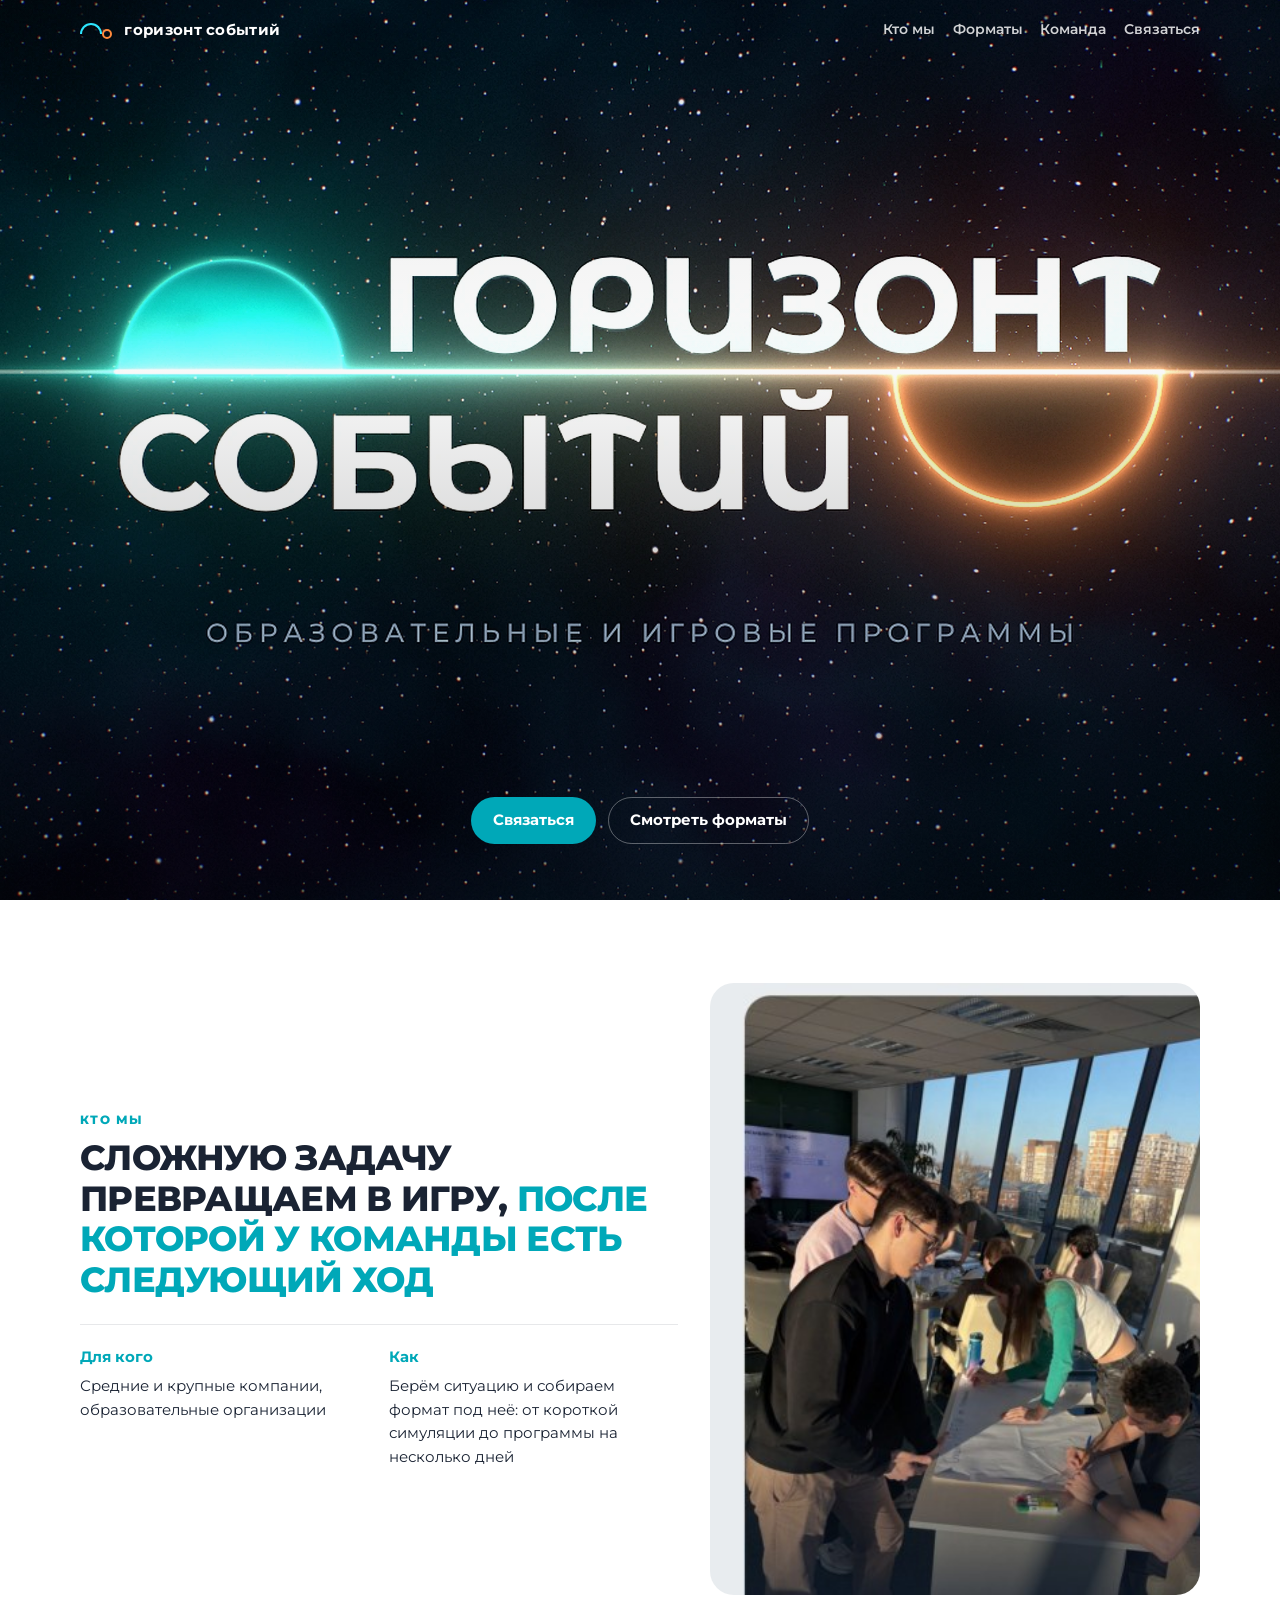
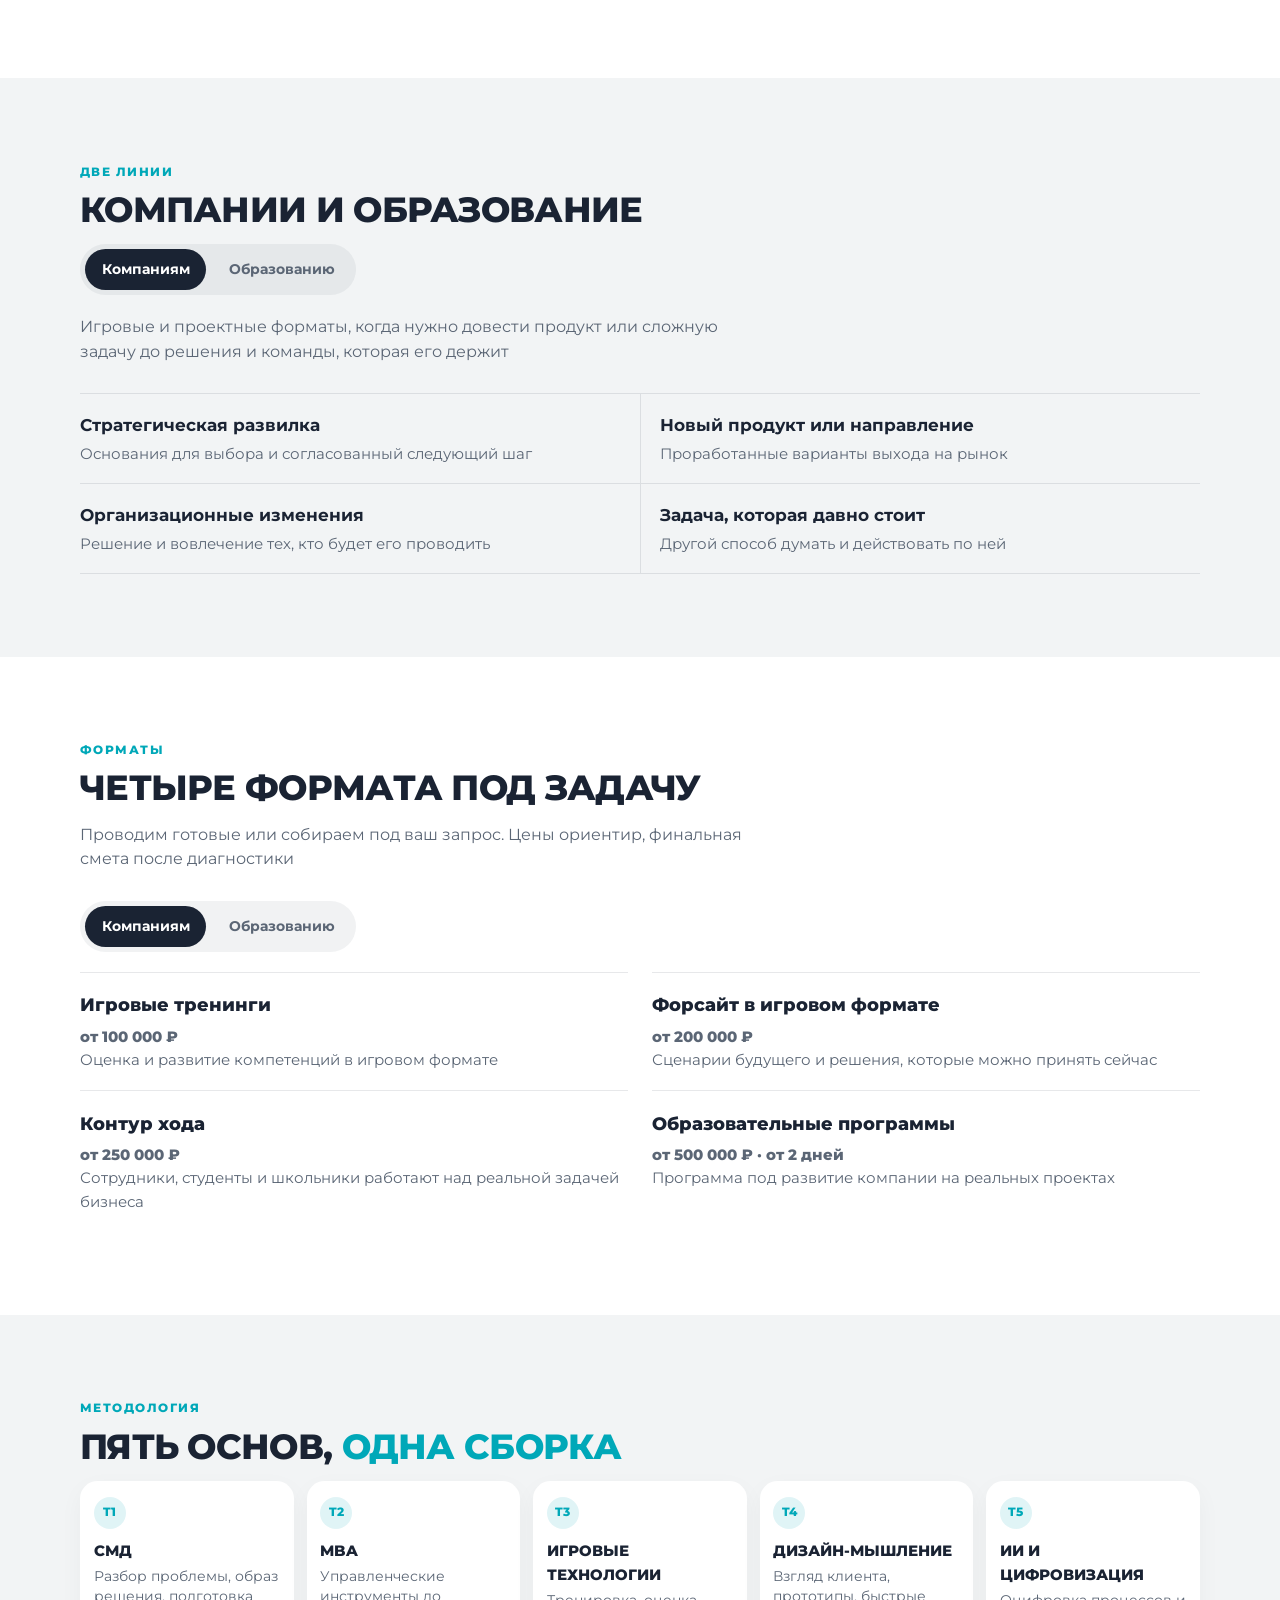
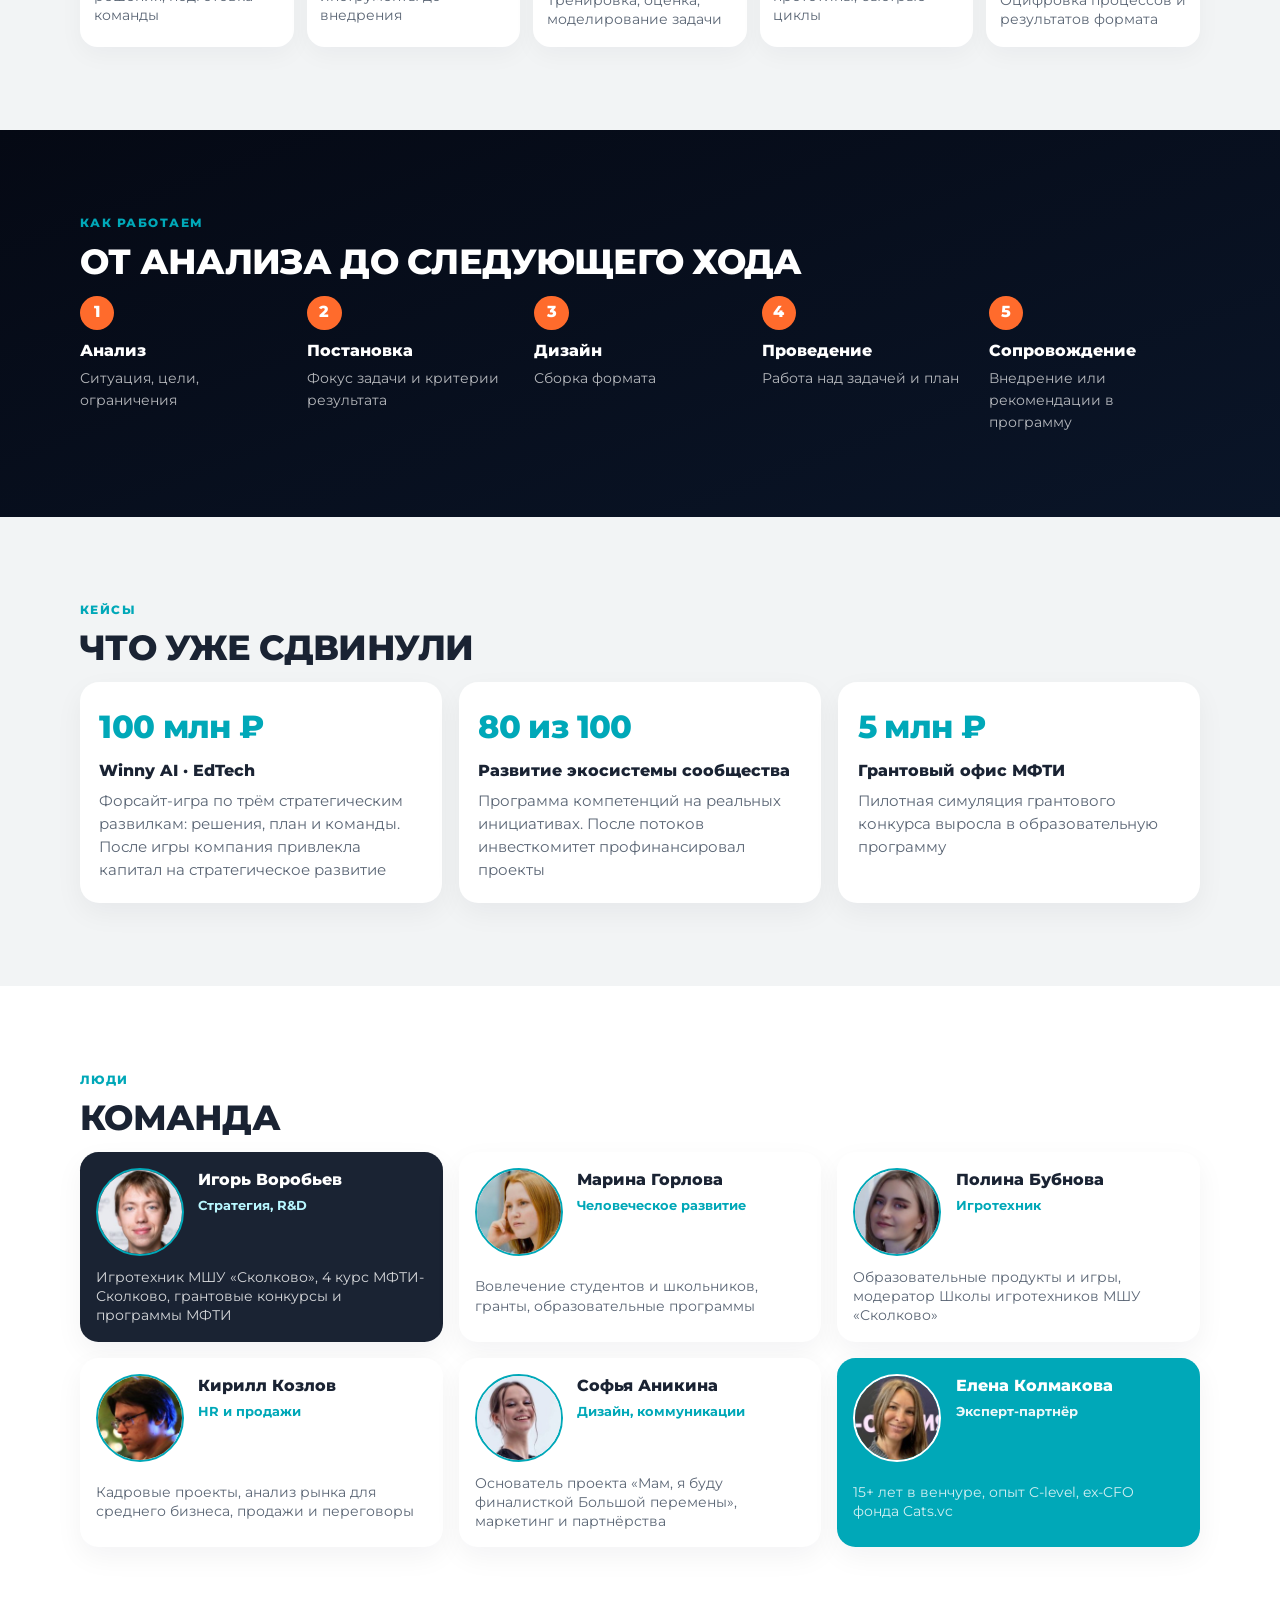
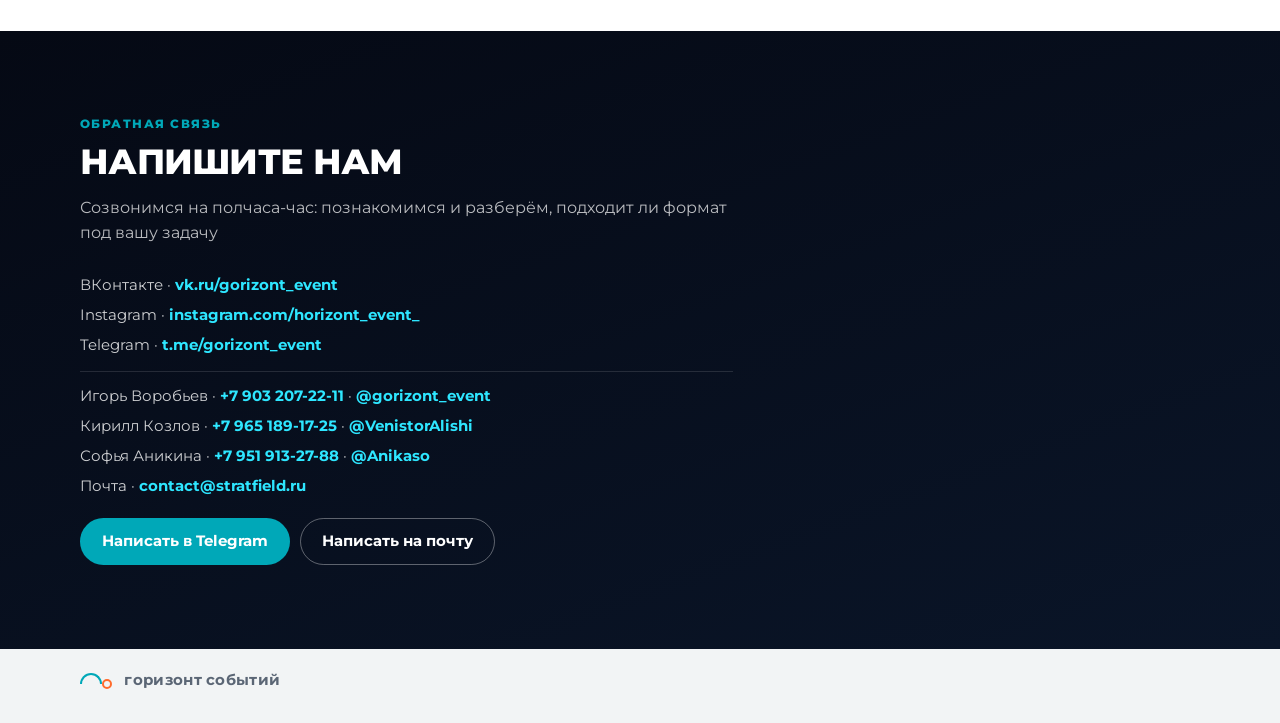
<file: index.html>
<!DOCTYPE html>
<html lang="ru">
<head>
  <meta charset="UTF-8" />
  <meta name="viewport" content="width=device-width, initial-scale=1" />
  <meta name="description" content="Горизонт Событий: игровые, образовательные и проектные форматы вокруг реальных задач бизнеса и образования" />
  <title>Горизонт Событий</title>
  <link rel="preconnect" href="https://fonts.googleapis.com" />
  <link rel="preconnect" href="https://fonts.gstatic.com" crossorigin />
  <link href="https://fonts.googleapis.com/css2?family=Montserrat:wght@500;600;700;800&display=swap" rel="stylesheet" />
  <link rel="stylesheet" href="css/site.css" />
</head>
<body>
  <a class="skip" href="#main">К содержанию</a>

  <header class="hero" id="top">
    <nav class="topnav" aria-label="Главная">
      <a class="logo" href="#top"><span class="logo__mark" aria-hidden="true"></span>горизонт событий</a>
      <div class="topnav__links">
        <a href="#who">Кто мы</a>
        <a href="#formats">Форматы</a>
        <a href="#team">Команда</a>
        <a href="#contact">Связаться</a>
      </div>
    </nav>

    <div class="hero__inner">
      <h1 class="visually-hidden">Горизонт Событий: образовательные и игровые программы</h1>
      <div class="hero__cta">
        <a class="btn btn--teal" href="#contact">Связаться</a>
        <a class="btn btn--ghost" href="#formats">Смотреть форматы</a>
      </div>
    </div>
  </header>

  <main id="main">
    <section class="section section--paper" id="who">
      <div class="wrap who reveal">
        <div>
          <p class="section__kicker">Кто мы</p>
          <h2>Сложную задачу превращаем в игру, <span class="accent">после которой у команды есть следующий ход</span></h2>
          <div class="who__meta">
            <div>
              <h3>Для кого</h3>
              <p>Средние и крупные компании, образовательные организации</p>
            </div>
            <div>
              <h3>Как</h3>
              <p>Берём ситуацию и собираем формат под неё: от короткой симуляции до программы на несколько дней</p>
            </div>
          </div>
        </div>
        <div class="who__photo">
          <img src="assets/who-workshop.jpg" alt="Команда за работой над задачей" width="720" height="900" />
        </div>
      </div>
    </section>

    <section class="section section--mist" id="audience">
      <div class="wrap reveal">
        <p class="section__kicker">Две линии</p>
        <h2>Компании и образование</h2>
        <div class="tabs" role="tablist" aria-label="Аудитория" data-tabs>
          <button type="button" role="tab" id="tab-biz" aria-controls="panel-biz" aria-selected="true">Компаниям</button>
          <button type="button" role="tab" id="tab-edu" aria-controls="panel-edu" aria-selected="false">Образованию</button>
        </div>
        <div class="panel" id="panel-biz" role="tabpanel" aria-labelledby="tab-biz">
          <p class="section__lede">Игровые и проектные форматы, когда нужно довести продукт или сложную задачу до решения и команды, которая его держит</p>
          <ul class="situations">
            <li><strong>Стратегическая развилка</strong><span>Основания для выбора и согласованный следующий шаг</span></li>
            <li><strong>Новый продукт или направление</strong><span>Проработанные варианты выхода на рынок</span></li>
            <li><strong>Организационные изменения</strong><span>Решение и вовлечение тех, кто будет его проводить</span></li>
            <li><strong>Задача, которая давно стоит</strong><span>Другой способ думать и действовать по ней</span></li>
          </ul>
        </div>
        <div class="panel" id="panel-edu" role="tabpanel" aria-labelledby="tab-edu" hidden>
          <p class="section__lede">Игровые и образовательные форматы для оценки компетенций и достройки управленческого обучения до действия</p>
          <ul class="situations">
            <li><strong>Нужен уровень участников не по анкете</strong><span>Компетенции видны в действии</span></li>
            <li><strong>Теория есть, поведения нет</strong><span>Обучение доходит до управленческого хода</span></li>
            <li><strong>Проекты слабо доходят до гранта или инвесткомитета</strong><span>Выше качество проработки</span></li>
            <li><strong>Нужен пилот перед полной программой</strong><span>Короткая симуляция с данными для доработки</span></li>
          </ul>
        </div>
      </div>
    </section>

    <section class="section section--paper" id="formats">
      <div class="wrap reveal">
        <p class="section__kicker">Форматы</p>
        <h2>Четыре формата под задачу</h2>
        <p class="section__lede">Проводим готовые или собираем под ваш запрос. Цены ориентир, финальная смета после диагностики</p>
        <div class="tabs" role="tablist" aria-label="Форматы" data-tabs>
          <button type="button" role="tab" id="ftab-biz" aria-controls="fpanel-biz" aria-selected="true">Компаниям</button>
          <button type="button" role="tab" id="ftab-edu" aria-controls="fpanel-edu" aria-selected="false">Образованию</button>
        </div>
        <div class="panel" id="fpanel-biz" role="tabpanel" aria-labelledby="ftab-biz">
          <div class="products">
            <article class="product"><h3>Игровые тренинги</h3><p class="product__price">от 100 000 ₽</p><p>Оценка и развитие компетенций в игровом формате</p></article>
            <article class="product"><h3>Форсайт в игровом формате</h3><p class="product__price">от 200 000 ₽</p><p>Сценарии будущего и решения, которые можно принять сейчас</p></article>
            <article class="product"><h3>Контур хода</h3><p class="product__price">от 250 000 ₽</p><p>Сотрудники, студенты и школьники работают над реальной задачей бизнеса</p></article>
            <article class="product"><h3>Образовательные программы</h3><p class="product__price">от 500 000 ₽ · от 2 дней</p><p>Программа под развитие компании на реальных проектах</p></article>
          </div>
        </div>
        <div class="panel" id="fpanel-edu" role="tabpanel" aria-labelledby="ftab-edu" hidden>
          <div class="products">
            <article class="product"><h3>Симуляции для оценки</h3><p class="product__price">2 500 ₽ / участник</p><p>Лидерские и управленческие качества в неопределённости</p></article>
            <article class="product"><h3>Игры и кейс-чемпионаты</h3><p class="product__price">от 150 000 ₽</p><p>Оценка и тренировка компетенций на кейсе программы</p></article>
            <article class="product"><h3>Образовательные и акселерационные модули</h3><p class="product__price">от 500 000 ₽ · от 2 дней</p><p>Игры, лекции и практика на проектах участников</p></article>
            <article class="product"><h3>Форсайт</h3><p class="product__price">от 250 000 ₽</p><p>Когда программе нужен взгляд в будущее направления</p></article>
          </div>
        </div>
      </div>
    </section>

    <section class="section section--mist" id="method">
      <div class="wrap reveal">
        <p class="section__kicker">Методология</p>
        <h2>Пять основ, <span class="accent">одна сборка</span></h2>
        <div class="tech">
          <article class="tech__item"><span class="tech__n">T1</span><h3>СМД</h3><p>Разбор проблемы, образ решения, подготовка команды</p></article>
          <article class="tech__item"><span class="tech__n">T2</span><h3>MBA</h3><p>Управленческие инструменты до внедрения</p></article>
          <article class="tech__item"><span class="tech__n">T3</span><h3>Игровые технологии</h3><p>Тренировка, оценка, моделирование задачи</p></article>
          <article class="tech__item"><span class="tech__n">T4</span><h3>Дизайн-мышление</h3><p>Взгляд клиента, прототипы, быстрые циклы</p></article>
          <article class="tech__item"><span class="tech__n">T5</span><h3>ИИ и цифровизация</h3><p>Оцифровка процессов и результатов формата</p></article>
        </div>
      </div>
    </section>

    <section class="section section--ink" id="process">
      <div class="wrap reveal">
        <p class="section__kicker">Как работаем</p>
        <h2>От анализа до следующего хода</h2>
        <ol class="steps">
          <li><span class="steps__n">1</span><h3>Анализ</h3><p>Ситуация, цели, ограничения</p></li>
          <li><span class="steps__n">2</span><h3>Постановка</h3><p>Фокус задачи и критерии результата</p></li>
          <li><span class="steps__n">3</span><h3>Дизайн</h3><p>Сборка формата</p></li>
          <li><span class="steps__n">4</span><h3>Проведение</h3><p>Работа над задачей и план</p></li>
          <li><span class="steps__n">5</span><h3>Сопровождение</h3><p>Внедрение или рекомендации в программу</p></li>
        </ol>
      </div>
    </section>

    <section class="section section--mist" id="cases">
      <div class="wrap reveal">
        <p class="section__kicker">Кейсы</p>
        <h2>Что уже сдвинули</h2>
        <div class="cases">
          <article class="case">
            <p class="case__metric">100 млн ₽</p>
            <p class="case__who">Winny AI · EdTech</p>
            <p>Форсайт-игра по трём стратегическим развилкам: решения, план и команды. После игры компания привлекла капитал на стратегическое развитие</p>
          </article>
          <article class="case">
            <p class="case__metric">80 из 100</p>
            <p class="case__who">Развитие экосистемы сообщества</p>
            <p>Программа компетенций на реальных инициативах. После потоков инвесткомитет профинансировал проекты</p>
          </article>
          <article class="case">
            <p class="case__metric">5 млн ₽</p>
            <p class="case__who">Грантовый офис МФТИ</p>
            <p>Пилотная симуляция грантового конкурса выросла в образовательную программу</p>
          </article>
        </div>
      </div>
    </section>

    <section class="section section--paper" id="team">
      <div class="wrap reveal">
        <p class="section__kicker">Люди</p>
        <h2>Команда</h2>
        <div class="team">
          <article class="person person--ink">
            <img class="person__photo" src="assets/team/igor.jpg" alt="Игорь Воробьев" width="160" height="160" />
            <div>
              <h3 class="person__name">Игорь Воробьев</h3>
              <p class="person__role">Стратегия, R&amp;D</p>
            </div>
            <p class="person__bio">Игротехник МШУ «Сколково», 4 курс МФТИ-Сколково, грантовые конкурсы и программы МФТИ</p>
          </article>
          <article class="person">
            <img class="person__photo" src="assets/team/marina.jpg" alt="Марина Горлова" width="160" height="160" />
            <div>
              <h3 class="person__name">Марина Горлова</h3>
              <p class="person__role">Человеческое развитие</p>
            </div>
            <p class="person__bio">Вовлечение студентов и школьников, гранты, образовательные программы</p>
          </article>
          <article class="person">
            <img class="person__photo" src="assets/team/polina.jpg" alt="Полина Бубнова" width="160" height="160" />
            <div>
              <h3 class="person__name">Полина Бубнова</h3>
              <p class="person__role">Игротехник</p>
            </div>
            <p class="person__bio">Образовательные продукты и игры, модератор Школы игротехников МШУ «Сколково»</p>
          </article>
          <article class="person">
            <img class="person__photo" src="assets/team/kirill.jpg" alt="Кирилл Козлов" width="160" height="160" />
            <div>
              <h3 class="person__name">Кирилл Козлов</h3>
              <p class="person__role">HR и продажи</p>
            </div>
            <p class="person__bio">Кадровые проекты, анализ рынка для среднего бизнеса, продажи и переговоры</p>
          </article>
          <article class="person">
            <img class="person__photo" src="assets/team/sofia.jpg" alt="Софья Аникина" width="160" height="160" />
            <div>
              <h3 class="person__name">Софья Аникина</h3>
              <p class="person__role">Дизайн, коммуникации</p>
            </div>
            <p class="person__bio">Основатель проекта «Мам, я буду финалисткой Большой перемены», маркетинг и партнёрства</p>
          </article>
          <article class="person person--teal">
            <img class="person__photo" src="assets/team/elena.jpg" alt="Елена Колмакова" width="160" height="160" />
            <div>
              <h3 class="person__name">Елена Колмакова</h3>
              <p class="person__role">Эксперт-партнёр</p>
            </div>
            <p class="person__bio">15+ лет в венчуре, опыт C-level, ex-CFO фонда Cats.vc</p>
          </article>
        </div>
      </div>
    </section>

    <section class="section section--ink" id="contact">
      <div class="wrap cta reveal">
        <div>
          <p class="section__kicker">Обратная связь</p>
          <h2>Напишите нам</h2>
          <p class="section__lede">Созвонимся на полчаса-час: познакомимся и разберём, подходит ли формат под вашу задачу</p>
          <ul class="contacts contacts--social" aria-label="Соцсети">
            <li>ВКонтакте · <a href="https://vk.ru/gorizont_event" target="_blank" rel="noopener noreferrer">vk.ru/gorizont_event</a></li>
            <li>Instagram · <a href="https://www.instagram.com/horizont_event_/" target="_blank" rel="noopener noreferrer">instagram.com/horizont_event_</a></li>
            <li>Telegram · <a href="https://t.me/gorizont_event" target="_blank" rel="noopener noreferrer">t.me/gorizont_event</a></li>
          </ul>
          <ul class="contacts">
            <li>Игорь Воробьев · <a href="tel:+79032072211">+7 903 207-22-11</a> · <a href="https://t.me/gorizont_event" target="_blank" rel="noopener noreferrer">@gorizont_event</a></li>
            <li>Кирилл Козлов · <a href="tel:+79651891725">+7 965 189-17-25</a> · <a href="https://t.me/VenistorAlishi" target="_blank" rel="noopener noreferrer">@VenistorAlishi</a></li>
            <li>Софья Аникина · <a href="tel:+79519132788">+7 951 913-27-88</a> · <a href="https://t.me/Anikaso" target="_blank" rel="noopener noreferrer">@Anikaso</a></li>
            <li>Почта · <a href="mailto:contact@stratfield.ru">contact@stratfield.ru</a></li>
          </ul>
          <div class="cta__actions" style="margin-top:1.25rem">
            <a class="btn btn--teal" href="https://t.me/gorizont_event" target="_blank" rel="noopener noreferrer">Написать в Telegram</a>
            <a class="btn btn--ghost" href="mailto:contact@stratfield.ru?subject=%D0%93%D0%BE%D1%80%D0%B8%D0%B7%D0%BE%D0%BD%D1%82%20%D0%A1%D0%BE%D0%B1%D1%8B%D1%82%D0%B8%D0%B9">Написать на почту</a>
          </div>
        </div>
      </div>
    </section>
  </main>

  <footer class="footer">
    <div class="wrap">
      <a class="logo" href="#top"><span class="logo__mark" aria-hidden="true"></span>горизонт событий</a>
    </div>
  </footer>

  <script src="js/site.js" defer></script>
</body>
</html>
</file>
<file: css/site.css>
:root {
  --ink: #0a1528;
  --ink-deep: #050914;
  --navy: #1a2333;
  --teal: #00a8b8;
  --teal-deep: #008fa0;
  --orange: #ff6b2c;
  --paper: #ffffff;
  --mist: #f2f4f5;
  --muted: #5b6675;
  --line: rgba(26, 35, 51, 0.1);
  --ease: cubic-bezier(0.22, 1, 0.36, 1);
  --font: "Montserrat", "Manrope", system-ui, sans-serif;
}

*,
*::before,
*::after { box-sizing: border-box; }

html { scroll-behavior: smooth; }

body {
  margin: 0;
  color: var(--navy);
  background: var(--mist);
  font-family: var(--font);
  font-size: 1rem;
  line-height: 1.55;
  -webkit-font-smoothing: antialiased;
}

img { max-width: 100%; display: block; }
a { color: inherit; }

.skip {
  position: absolute;
  left: -999px;
  top: 0;
  z-index: 20;
  background: var(--teal);
  color: #fff;
  padding: 0.5rem 1rem;
}
.skip:focus { left: 0.75rem; top: 0.75rem; }

.wrap {
  width: min(1120px, calc(100% - 2.5rem));
  margin-inline: auto;
}

/* Logo mark */
.logo {
  display: inline-flex;
  align-items: center;
  gap: 0.65rem;
  text-decoration: none;
  color: inherit;
  font-weight: 700;
  letter-spacing: 0.02em;
  text-transform: lowercase;
  font-size: 0.95rem;
}
.logo__mark {
  position: relative;
  width: 34px;
  height: 18px;
  flex: 0 0 auto;
}
.logo__mark::before {
  content: "";
  position: absolute;
  left: 0;
  top: 2px;
  width: 22px;
  height: 11px;
  border: 2.5px solid var(--teal);
  border-bottom: 0;
  border-radius: 14px 14px 0 0;
}
.logo__mark::after {
  content: "";
  position: absolute;
  right: 2px;
  bottom: 0;
  width: 10px;
  height: 10px;
  border: 2.5px solid var(--orange);
  border-radius: 50%;
  background: transparent;
}

/* Nav */
.topnav {
  position: absolute;
  inset: 0 0 auto;
  z-index: 5;
  display: flex;
  align-items: center;
  justify-content: space-between;
  gap: 1rem;
  width: min(1120px, calc(100% - 2.5rem));
  margin: 1.15rem auto 0;
  color: #fff;
}
.topnav .logo__mark::before { border-color: #2ee6ff; }
.topnav .logo__mark::after { border-color: #ff8a3d; }
.topnav__links {
  display: flex;
  flex-wrap: wrap;
  gap: 0.35rem 1.1rem;
}
.topnav__links a {
  text-decoration: none;
  color: rgba(255,255,255,0.82);
  font-size: 0.88rem;
  font-weight: 600;
}
.topnav__links a:hover { color: #2ee6ff; }

.visually-hidden {
  position: absolute;
  width: 1px;
  height: 1px;
  padding: 0;
  margin: -1px;
  overflow: hidden;
  clip: rect(0, 0, 0, 0);
  white-space: nowrap;
  border: 0;
}

/* Hero */
.hero {
  position: relative;
  min-height: min(100vh, 980px);
  display: grid;
  align-items: end;
  overflow: hidden;
  color: #fff;
  background-color: #05070a;
  background-image: url("../assets/brand-poster.webp");
  background-position: center center;
  background-size: cover;
  background-repeat: no-repeat;
}
.hero::before {
  content: "";
  position: absolute;
  inset: 0;
  background: linear-gradient(180deg, rgba(5, 7, 10, 0.1) 0%, rgba(5, 7, 10, 0.02) 40%, rgba(5, 7, 10, 0.4) 100%);
  pointer-events: none;
}

.hero__inner {
  position: relative;
  z-index: 1;
  padding: 6.5rem 0 3.5rem;
  width: min(1120px, calc(100% - 2.5rem));
  margin-inline: auto;
  text-align: center;
  display: grid;
  justify-items: center;
}
.hero__cta {
  display: flex;
  justify-content: center;
  flex-wrap: wrap;
  gap: 0.75rem;
  animation: rise 0.9s var(--ease) both;
}

@keyframes rise {
  from { opacity: 0; transform: translateY(18px); }
  to { opacity: 1; transform: none; }
}

.btn {
  display: inline-flex;
  align-items: center;
  justify-content: center;
  min-height: 2.85rem;
  padding: 0.7rem 1.3rem;
  border-radius: 999px;
  border: 1px solid transparent;
  text-decoration: none;
  font-weight: 700;
  font-size: 0.92rem;
  cursor: pointer;
  transition: transform 0.25s var(--ease), background 0.25s var(--ease), border-color 0.25s var(--ease);
}
.btn:hover { transform: translateY(-1px); }
.btn--teal {
  background: var(--teal);
  color: #fff;
}
.btn--teal:hover { background: var(--teal-deep); }
.btn--ghost {
  background: transparent;
  color: #fff;
  border-color: rgba(255,255,255,0.35);
}
.btn--ghost:hover {
  border-color: #2ee6ff;
  color: #2ee6ff;
}
.btn--orange {
  background: var(--orange);
  color: #fff;
}
.btn--dark {
  background: var(--navy);
  color: #fff;
}

/* Sections */
.section { padding: clamp(3.4rem, 7vw, 5.2rem) 0; }
.section--mist { background: var(--mist); }
.section--paper { background: var(--paper); }
.section--ink {
  background: linear-gradient(160deg, var(--ink-deep), var(--ink));
  color: #fff;
}

.section__kicker {
  margin: 0 0 0.55rem;
  color: var(--teal);
  font-size: 0.78rem;
  font-weight: 800;
  letter-spacing: 0.12em;
  text-transform: uppercase;
}
.section h2 {
  margin: 0 0 0.85rem;
  font-size: clamp(1.55rem, 3.2vw, 2.2rem);
  font-weight: 800;
  letter-spacing: -0.02em;
  text-transform: uppercase;
  line-height: 1.15;
}
.section h2 .accent { color: var(--teal); }
.section__lede {
  margin: 0 0 1.8rem;
  max-width: 42rem;
  color: var(--muted);
}
.section--ink .section__lede { color: rgba(255,255,255,0.72); }

.reveal {
  opacity: 0;
  transform: translateY(20px);
  transition: opacity 0.7s var(--ease), transform 0.7s var(--ease);
}
.reveal.is-in { opacity: 1; transform: none; }

/* Split who */
.who {
  display: grid;
  grid-template-columns: 1.1fr 0.9fr;
  gap: 2rem;
  align-items: center;
}
.who__photo {
  border-radius: 1.5rem;
  overflow: hidden;
  aspect-ratio: 4 / 5;
  background: #d9dee3;
}
.who__photo img {
  width: 100%;
  height: 100%;
  object-fit: cover;
}
.who__meta {
  display: grid;
  grid-template-columns: 1fr 1fr;
  gap: 1.25rem;
  margin-top: 1.5rem;
  padding-top: 1.25rem;
  border-top: 1px solid var(--line);
}
.who__meta h3 {
  margin: 0 0 0.35rem;
  color: var(--teal);
  font-size: 0.95rem;
  text-transform: none;
  letter-spacing: 0;
}
.who__meta p {
  margin: 0;
  color: var(--navy);
  font-size: 0.95rem;
}

/* Audience tabs */
.tabs {
  display: inline-flex;
  gap: 0.35rem;
  padding: 0.3rem;
  border-radius: 999px;
  background: rgba(26,35,51,0.06);
  margin-bottom: 1.25rem;
}
.tabs button {
  border: 0;
  background: transparent;
  color: var(--muted);
  font: inherit;
  font-weight: 700;
  font-size: 0.9rem;
  padding: 0.6rem 1.05rem;
  border-radius: 999px;
  cursor: pointer;
}
.tabs button[aria-selected="true"] {
  background: var(--navy);
  color: #fff;
}
.panel[hidden] { display: none; }

.situations {
  list-style: none;
  margin: 0;
  padding: 0;
  display: grid;
  grid-template-columns: 1fr 1fr;
  gap: 0;
  border-top: 1px solid var(--line);
}
.situations li {
  padding: 1.1rem 1rem 1.1rem 0;
  border-bottom: 1px solid var(--line);
  display: grid;
  gap: 0.3rem;
}
.situations li:nth-child(even) {
  padding-left: 1.2rem;
  border-left: 1px solid var(--line);
}
.situations strong { font-size: 1.05rem; }
.situations span { color: var(--muted); font-size: 0.92rem; }

/* Products */
.products {
  display: grid;
  grid-template-columns: 1fr 1fr;
  gap: 0 1.5rem;
}
.product {
  padding: 1.15rem 0;
  border-top: 1px solid var(--line);
}
.product h3 {
  margin: 0 0 0.3rem;
  font-size: 1.15rem;
  font-weight: 800;
}
.product__price {
  margin: 0 0 0.35rem;
  color: var(--teal);
  font-weight: 800;
}
.product p { margin: 0; color: var(--muted); font-size: 0.95rem; }
.note { margin: 1rem 0 0; color: var(--muted); font-size: 0.86rem; }

/* Tech */
.tech {
  display: grid;
  grid-template-columns: repeat(5, minmax(0, 1fr));
  gap: 0.8rem;
}
.tech__item {
  background: var(--paper);
  border-radius: 1.1rem;
  padding: 1rem 0.85rem 1.1rem;
  box-shadow: 0 8px 24px rgba(10, 21, 40, 0.04);
}
.tech__n {
  display: inline-grid;
  place-items: center;
  width: 2rem;
  height: 2rem;
  margin-bottom: 0.65rem;
  border-radius: 50%;
  background: rgba(0,168,184,0.12);
  color: var(--teal);
  font-size: 0.75rem;
  font-weight: 800;
}
.tech__item h3 {
  margin: 0 0 0.3rem;
  font-size: 0.95rem;
  font-weight: 800;
  text-transform: uppercase;
}
.tech__item p {
  margin: 0;
  color: var(--muted);
  font-size: 0.86rem;
  line-height: 1.4;
}

/* Steps */
.steps {
  list-style: none;
  margin: 0;
  padding: 0;
  display: grid;
  grid-template-columns: repeat(5, minmax(0, 1fr));
  gap: 1rem;
}
.steps__n {
  display: inline-grid;
  place-items: center;
  width: 2.15rem;
  height: 2.15rem;
  margin-bottom: 0.55rem;
  border-radius: 50%;
  background: var(--orange);
  color: #fff;
  font-weight: 800;
}
.steps h3 { margin: 0 0 0.3rem; font-size: 1rem; font-weight: 800; }
.steps p { margin: 0; color: rgba(255,255,255,0.7); font-size: 0.88rem; }

/* Cases */
.cases {
  display: grid;
  grid-template-columns: repeat(3, minmax(0, 1fr));
  gap: 1.1rem;
}
.case {
  background: var(--paper);
  border-radius: 1.2rem;
  padding: 1.25rem 1.2rem 1.35rem;
  box-shadow: 0 10px 28px rgba(10, 21, 40, 0.05);
}
.case__metric {
  margin: 0 0 0.45rem;
  color: var(--teal);
  font-size: clamp(1.5rem, 2.8vw, 2rem);
  font-weight: 800;
  letter-spacing: -0.02em;
}
.case__who { margin: 0 0 0.4rem; font-weight: 800; }
.case p:last-child { margin: 0; color: var(--muted); font-size: 0.92rem; }

/* Team */
.team {
  display: grid;
  grid-template-columns: repeat(3, minmax(0, 1fr));
  gap: 1rem;
}
.person {
  display: grid;
  grid-template-columns: auto 1fr;
  gap: 0.75rem 0.9rem;
  align-items: start;
  background: var(--paper);
  border-radius: 1.15rem;
  padding: 1rem;
  box-shadow: 0 10px 28px rgba(10, 21, 40, 0.05);
  min-height: 100%;
}
.person--ink {
  background: var(--navy);
  color: #fff;
}
.person--teal {
  background: var(--teal);
  color: #fff;
}
.person__photo {
  width: 88px;
  height: 88px;
  border-radius: 50%;
  object-fit: cover;
  object-position: center center;
  border: 2.5px solid var(--teal);
  background: #d7dde3;
  filter: none;
}
.person--teal .person__photo { border-color: #fff; }
.person--ink .person__photo { border-color: var(--teal); }
.person__name {
  margin: 0;
  font-size: 1rem;
  font-weight: 800;
}
.person__role {
  margin: 0.15rem 0 0;
  color: var(--teal);
  font-size: 0.82rem;
  font-weight: 700;
}
.person--ink .person__role,
.person--teal .person__role { color: #b8f7ff; }
.person--teal .person__role { color: rgba(255,255,255,0.92); }
.person__bio {
  grid-column: 1 / -1;
  margin: 0;
  color: var(--muted);
  font-size: 0.86rem;
  line-height: 1.4;
}
.person--ink .person__bio,
.person--teal .person__bio { color: rgba(255,255,255,0.82); }

/* CTA band */
.cta {
  display: grid;
  grid-template-columns: 1.2fr 0.8fr;
  gap: 2rem;
  align-items: center;
}
.socials {
  display: flex;
  flex-wrap: wrap;
  gap: 0.55rem;
  margin: 1.1rem 0 1.25rem;
}
.social {
  display: inline-flex;
  align-items: center;
  justify-content: center;
  min-height: 2.45rem;
  padding: 0.4rem 0.95rem;
  border-radius: 999px;
  border: 1px solid rgba(255,255,255,0.28);
  text-decoration: none;
  color: #fff;
  font-size: 0.86rem;
  font-weight: 700;
}
.social:hover {
  border-color: #2ee6ff;
  color: #2ee6ff;
}
.contacts {
  list-style: none;
  margin: 0;
  padding: 0;
  display: grid;
  gap: 0.45rem;
  color: rgba(255,255,255,0.8);
  font-size: 0.92rem;
}
.contacts--social {
  margin-bottom: 0.85rem;
  padding-bottom: 0.85rem;
  border-bottom: 1px solid rgba(255,255,255,0.12);
}
.contacts a {
  color: #2ee6ff;
  text-decoration: none;
  font-weight: 700;
}
.cta__box {
  background: rgba(255,255,255,0.05);
  border: 1px solid rgba(255,255,255,0.12);
  border-radius: 1.25rem;
  padding: 1.4rem 1.3rem;
}
.cta__box p {
  margin: 0 0 1rem;
  color: rgba(255,255,255,0.75);
}
.cta__actions {
  display: flex;
  flex-wrap: wrap;
  gap: 0.65rem;
}
.legal-note {
  margin: 1rem 0 0;
  color: rgba(255,255,255,0.55);
  font-size: 0.8rem;
}
.legal-note a { color: #2ee6ff; }

.footer {
  padding: 1.2rem 0 2rem;
  color: var(--muted);
  font-size: 0.86rem;
}
.footer .wrap {
  display: flex;
  flex-wrap: wrap;
  justify-content: space-between;
  gap: 0.75rem;
}

/* Privacy page */
.page {
  padding: 2.5rem 0 4rem;
}
.page h1 {
  margin: 0 0 1rem;
  font-size: clamp(1.6rem, 3vw, 2.2rem);
  font-weight: 800;
  text-transform: uppercase;
}
.page h2 {
  margin: 1.8rem 0 0.6rem;
  font-size: 1.15rem;
  font-weight: 800;
  text-transform: none;
}
.page p, .page li {
  color: var(--muted);
  max-width: 48rem;
}
.page ul { padding-left: 1.2rem; }
.page .warn {
  background: #fff7e8;
  border-left: 3px solid var(--orange);
  padding: 0.85rem 1rem;
  color: var(--navy);
  border-radius: 0 0.6rem 0.6rem 0;
}

@media (max-width: 960px) {
  .who, .cta { grid-template-columns: 1fr; }
  .tech, .steps, .cases, .team { grid-template-columns: 1fr 1fr; }
}
@media (max-width: 720px) {
  .topnav { flex-direction: column; align-items: flex-start; }
  .situations, .products, .tech, .steps, .cases, .team, .who__meta { grid-template-columns: 1fr; }
  .situations li:nth-child(even) { padding-left: 0; border-left: 0; }
  .hero__inner { padding-top: 8.2rem; }
}
@media (prefers-reduced-motion: reduce) {
  *, *::before, *::after { animation: none !important; transition: none !important; }
  .reveal { opacity: 1; transform: none; }
}
</file>
